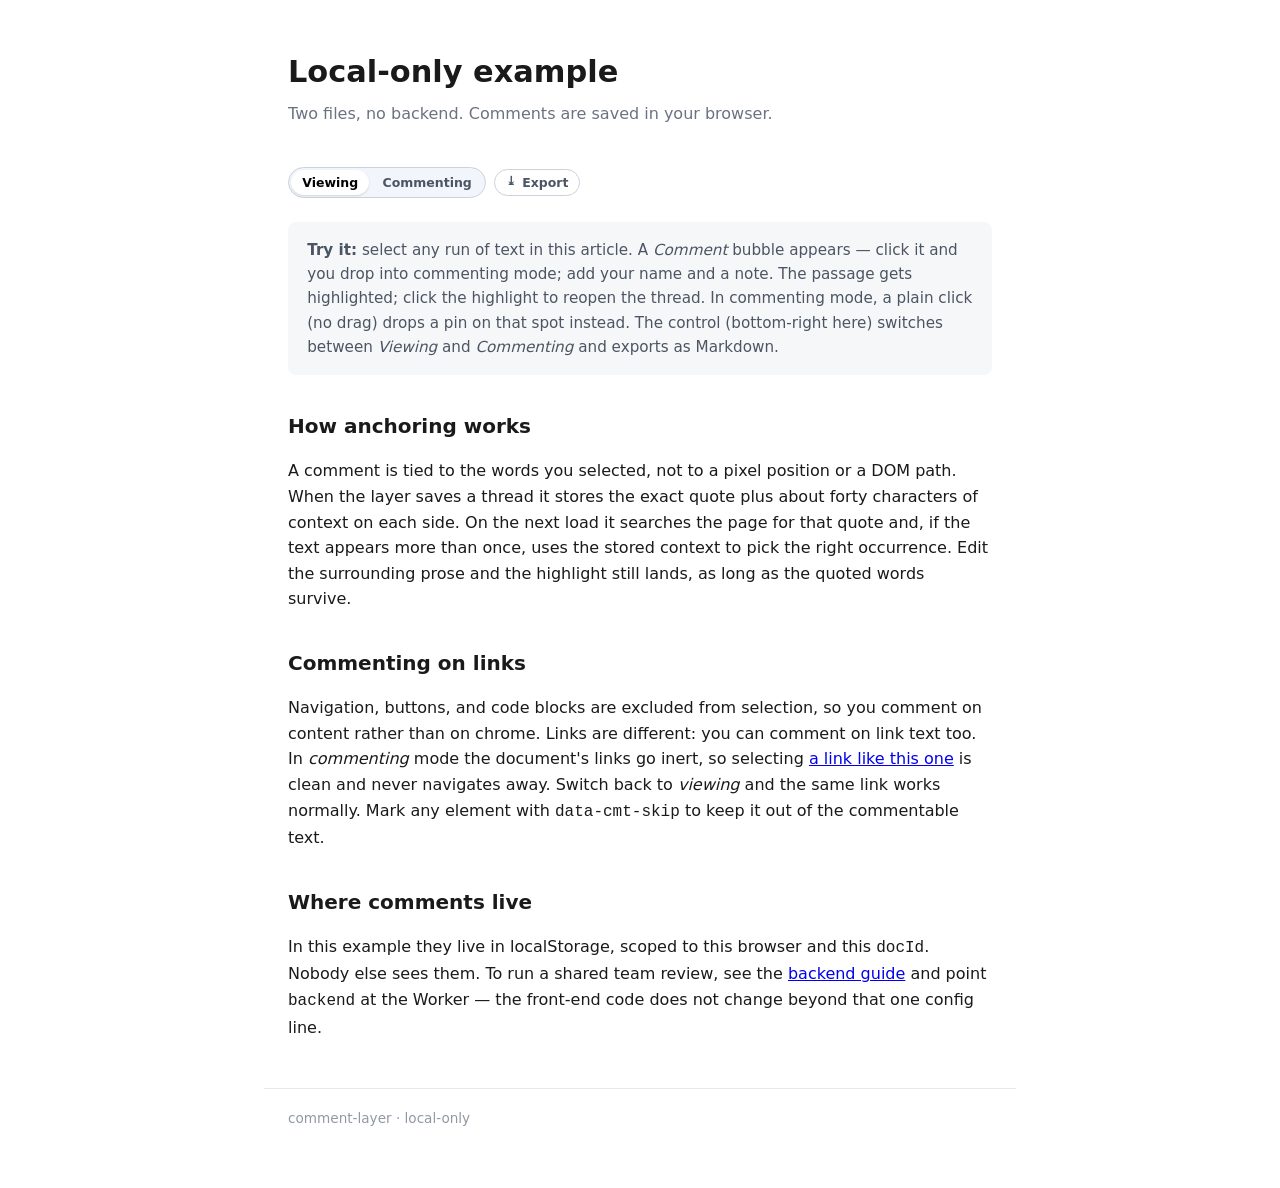
<file: examples/01-local-only/index.html>
<!doctype html>
<html lang="en">
<head>
  <meta charset="utf-8">
  <meta name="viewport" content="width=device-width, initial-scale=1">
  <title>Comment layer — local-only example</title>

  <!-- 1. Configure BEFORE the script loads. Local-only: no backend. -->
  <script>
    window.CommentLayer = {
      docId: "example-local",
      backend: null,          // null (or omit) = comments live in this browser only
      viewSelector: "article" // selectable text lives inside <article>
    };
  </script>

  <!-- 2. The two files. Paths are relative to the repo root here;
          in your own project, copy them in and adjust the paths. -->
  <link rel="stylesheet" href="../../comment-layer.css">
  <script src="../../comment-layer.js" defer></script>

  <style>
    body { font: 16px/1.6 system-ui, sans-serif; color: #1a1a1a; margin: 0; background: #fff; }
    header, article, footer { max-width: 44rem; margin: 0 auto; padding: 0 1.5rem; }
    header { padding-top: 3rem; }
    h1 { font-size: 1.9rem; margin: 0 0 .3rem; }
    .sub { color: #6b7280; margin: 0 0 2.5rem; }
    article h2 { font-size: 1.25rem; margin: 2.2rem 0 .6rem; }
    footer { border-top: 1px solid #e6e8eb; margin-top: 3rem; padding: 1.2rem 1.5rem 4rem;
             display: flex; align-items: center; justify-content: space-between; }
    .note { background: #f6f7f9; border-radius: 8px; padding: 1rem 1.2rem; margin: 1.5rem 0; font-size: .95rem; color: #4b5563; }
  </style>
</head>
<body>
  <header>
    <h1>Local-only example</h1>
    <p class="sub">Two files, no backend. Comments are saved in your browser.</p>
  </header>

  <article>
    <div class="note">
      <strong>Try it:</strong> select any run of text in this article. A
      <em>Comment</em> bubble appears — click it and you drop into commenting
      mode; add your name and a note. The passage gets highlighted; click the
      highlight to reopen the thread. In commenting mode, a plain click (no
      drag) drops a pin on that spot instead. The control (bottom-right here) switches
      between <em>Viewing</em> and <em>Commenting</em> and exports as Markdown.
    </div>

    <h2>How anchoring works</h2>
    <p>
      A comment is tied to the words you selected, not to a pixel position or a
      DOM path. When the layer saves a thread it stores the exact quote plus about
      forty characters of context on each side. On the next load it searches the
      page for that quote and, if the text appears more than once, uses the stored
      context to pick the right occurrence. Edit the surrounding prose and the
      highlight still lands, as long as the quoted words survive.
    </p>

    <h2>Commenting on links</h2>
    <p>
      Navigation, buttons, and code blocks are excluded from selection, so you
      comment on content rather than on chrome. Links are different: you can
      comment on link text too. In <em>commenting</em> mode the document's links
      go inert, so selecting <a href="https://example.com">a link like this one</a>
      is clean and never navigates away. Switch back to <em>viewing</em> and the
      same link works normally. Mark any element with <code>data-cmt-skip</code>
      to keep it out of the commentable text.
    </p>

    <h2>Where comments live</h2>
    <p>
      In this example they live in localStorage, scoped to this browser and this
      <code>docId</code>. Nobody else sees them. To run a shared team review, see
      the <a href="../../backend/README.md">backend guide</a> and point
      <code>backend</code> at the Worker — the front-end code does not change
      beyond that one config line.
    </p>
  </article>

  <footer>
    <span style="color:#9199a5;font-size:.85rem">comment-layer · local-only</span>
    <!-- The toggle/export control is injected into <footer> automatically. -->
  </footer>
</body>
</html>
</file>
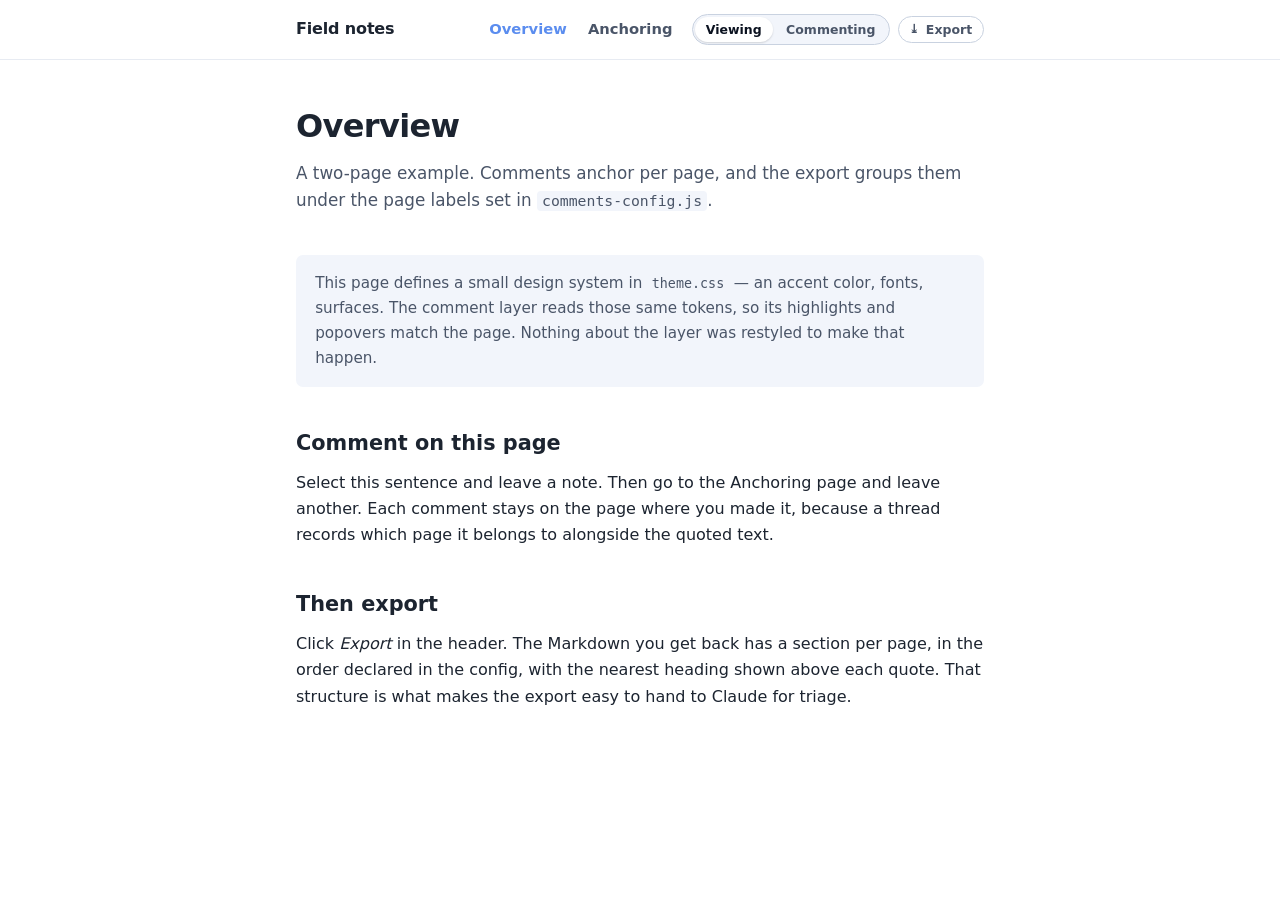
<file: examples/02-multi-page/index.html>
<!doctype html>
<html lang="en">
<head>
  <meta charset="utf-8">
  <meta name="viewport" content="width=device-width, initial-scale=1">
  <title>Field notes — Overview</title>

  <link rel="stylesheet" href="theme.css">

  <!-- Shared config first, then the layer. Same two lines on every page. -->
  <script src="comments-config.js"></script>
  <link rel="stylesheet" href="../../comment-layer.css">
  <script src="../../comment-layer.js" defer></script>
</head>
<body>
  <header class="site-header">
    <div class="bar">
      <span class="brand">Field notes</span>
      <nav>
        <a href="index.html" aria-current="page">Overview</a>
        <a href="chapter-2.html">Anchoring</a>
      </nav>
      <!-- The comment toggle/export control is injected here (toggleHost). -->
    </div>
  </header>

  <main>
    <h1>Overview</h1>
    <p class="dek">A two-page example. Comments anchor per page, and the export
      groups them under the page labels set in <code>comments-config.js</code>.</p>

    <div class="callout">
      This page defines a small design system in <code>theme.css</code> — an
      accent color, fonts, surfaces. The comment layer reads those same tokens,
      so its highlights and popovers match the page. Nothing about the layer was
      restyled to make that happen.
    </div>

    <h2>Comment on this page</h2>
    <p>
      Select this sentence and leave a note. Then go to the Anchoring page and
      leave another. Each comment stays on the page where you made it, because a
      thread records which page it belongs to alongside the quoted text.
    </p>

    <h2>Then export</h2>
    <p>
      Click <em>Export</em> in the header. The Markdown you get back has a section
      per page, in the order declared in the config, with the nearest heading
      shown above each quote. That structure is what makes the export easy to hand
      to Claude for triage.
    </p>
  </main>
</body>
</html>
</file>
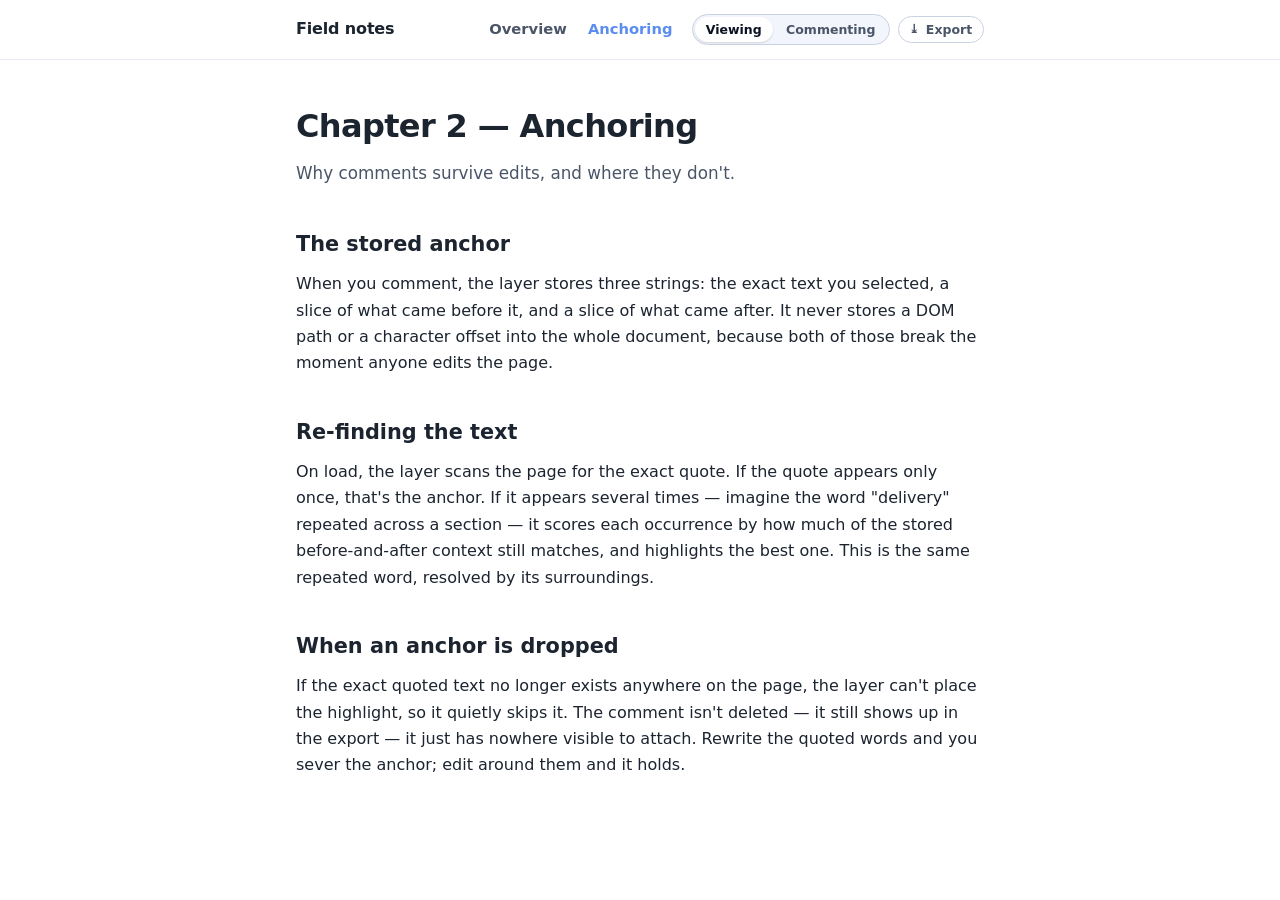
<file: examples/02-multi-page/chapter-2.html>
<!doctype html>
<html lang="en">
<head>
  <meta charset="utf-8">
  <meta name="viewport" content="width=device-width, initial-scale=1">
  <title>Field notes — Anchoring</title>

  <link rel="stylesheet" href="theme.css">

  <script src="comments-config.js"></script>
  <link rel="stylesheet" href="../../comment-layer.css">
  <script src="../../comment-layer.js" defer></script>
</head>
<body>
  <header class="site-header">
    <div class="bar">
      <span class="brand">Field notes</span>
      <nav>
        <a href="index.html">Overview</a>
        <a href="chapter-2.html" aria-current="page">Anchoring</a>
      </nav>
    </div>
  </header>

  <main>
    <h1>Chapter 2 — Anchoring</h1>
    <p class="dek">Why comments survive edits, and where they don't.</p>

    <h2>The stored anchor</h2>
    <p>
      When you comment, the layer stores three strings: the exact text you
      selected, a slice of what came before it, and a slice of what came after.
      It never stores a DOM path or a character offset into the whole document,
      because both of those break the moment anyone edits the page.
    </p>

    <h2>Re-finding the text</h2>
    <p>
      On load, the layer scans the page for the exact quote. If the quote appears
      only once, that's the anchor. If it appears several times — imagine the word
      "delivery" repeated across a section — it scores each occurrence by how much
      of the stored before-and-after context still matches, and highlights the
      best one. This is the same repeated word, resolved by its surroundings.
    </p>

    <h2>When an anchor is dropped</h2>
    <p>
      If the exact quoted text no longer exists anywhere on the page, the layer
      can't place the highlight, so it quietly skips it. The comment isn't
      deleted — it still shows up in the export — it just has nowhere visible to
      attach. Rewrite the quoted words and you sever the anchor; edit around them
      and it holds.
    </p>
  </main>
</body>
</html>
</file>
<file: comment-layer.css>
/* =================================================================
   comment-layer.css — styles for comment-layer.js.

   Every color, font, and shape reads a CSS custom property with a
   built-in fallback, e.g. var(--accent, #2563eb). On a bare page the
   fallbacks apply and it looks fine. On a site that already defines
   these tokens (a design system), the layer inherits them and matches
   the surrounding UI with no edits.

   Tokens used (all optional; fallback in parentheses):
     --accent (#2563eb)   accent / highlight / focus
     --bg (#fff)          page background behind fields
     --bg-alt (#f6f7f9)   quote block background
     --surface (#fff)     popover background
     --text (#1a1a1a)     body text
     --text-strong (#000) names, buttons
     --text-soft (#4b5563) secondary text
     --text-faint (#9199a5) timestamps, labels
     --line (#e6e8eb)     hairline dividers
     --line-strong (#cbd2da) field / control borders
     --font-body (system) UI text
     --font-mono (mono)   labels, counts, timestamps
     --radius (6px)       field corner radius
     --shadow (0 10px 30px rgba(0,0,0,.14))
     --cmt-ease (cubic-bezier(.4,0,.2,1))
     --cmt-fast (140ms)
   ================================================================= */

/* Header / footer controls */
.cmt-tools { display:inline-flex; align-items:center; gap:8px; flex-shrink:0; }
.cmt-tools--floating {
  position:fixed; z-index:170; right:16px; bottom:16px;
  padding:6px; background:var(--surface, #fff);
  border:1px solid var(--line-strong, #cbd2da); border-radius:999px;
  box-shadow:var(--shadow, 0 10px 30px rgba(0,0,0,.14));
}

/* Mode switch: Viewing / Commenting (segmented control) */
.cmt-modes {
  display:inline-flex; align-items:center; gap:2px; padding:2px;
  background:var(--bg-alt, #f2f5fb);
  border:1px solid var(--line-strong, #cbd2da); border-radius:999px;
}
.cmt-mode-btn {
  appearance:none; cursor:pointer;
  display:inline-flex; align-items:center; gap:.4rem;
  background:none; border:0; border-radius:999px; padding:.3rem .7rem;
  font-family:var(--font-body, system-ui, sans-serif); font-weight:600; font-size:12.5px;
  color:var(--text-soft, #4b5563);
  transition:color var(--cmt-fast, 140ms) var(--cmt-ease, cubic-bezier(.4,0,.2,1)),
             background var(--cmt-fast, 140ms) var(--cmt-ease, cubic-bezier(.4,0,.2,1));
}
.cmt-mode-btn:hover { color:var(--text-strong, #000); }
.cmt-mode-btn[aria-pressed="true"] {
  background:var(--surface, #fff); color:var(--text-strong, #000);
  box-shadow:0 1px 2px rgba(0,0,0,.14);
}
.cmt-mode-count {
  display:inline-flex; align-items:center; justify-content:center;
  min-width:1.25rem; height:1.25rem; padding:0 .3rem;
  background:var(--accent, #2563eb); color:#fff; border-radius:999px;
  font-family:var(--font-mono, ui-monospace, monospace); font-weight:500; font-size:.7rem; line-height:1;
}

/* Export button */
.cmt-toggle {
  appearance:none; cursor:pointer;
  display:inline-flex; align-items:center; gap:.4rem;
  background:none; border:1px solid var(--line-strong, #cbd2da);
  border-radius:999px; padding:.32rem .68rem;
  font-family:var(--font-body, system-ui, sans-serif); font-weight:600; font-size:12.5px;
  color:var(--text-soft, #4b5563);
  transition:color var(--cmt-fast, 140ms) var(--cmt-ease, cubic-bezier(.4,0,.2,1)),
             border-color var(--cmt-fast, 140ms) var(--cmt-ease, cubic-bezier(.4,0,.2,1));
}
.cmt-toggle:hover { color:var(--text-strong, #000); border-color:var(--text-strong, #000); }
.cmt-toggle-ico { font-size:.95em; line-height:1; }
@media (max-width:48rem) { .cmt-toggle-label { display:none; } }

/* Anchored highlights. Subtle while viewing, a touch stronger while
   commenting, strongest on hover or when their thread is open. */
mark.cmt-hl {
  background:color-mix(in srgb, var(--accent, #2563eb) 14%, transparent);
  color:inherit; border-radius:2px;
  box-shadow:inset 0 -2px 0 color-mix(in srgb, var(--accent, #2563eb) 45%, transparent);
  cursor:pointer; transition:background var(--cmt-fast, 140ms) var(--cmt-ease, cubic-bezier(.4,0,.2,1));
}
body.cmt-mode-comment mark.cmt-hl {
  background:color-mix(in srgb, var(--accent, #2563eb) 22%, transparent);
}
mark.cmt-hl:hover,
mark.cmt-hl[data-active="true"] { background:color-mix(in srgb, var(--accent, #2563eb) 34%, transparent); }

/* In commenting mode the view's links are inert; a text caret makes it
   clear they won't navigate. */
.cmt-commenting a[href] { cursor:text; }

/* Pins: a teardrop whose tip sits exactly on the clicked point. Click
   (no drag) in commenting mode drops one. */
.cmt-pins { position:absolute; top:0; left:0; width:0; height:0; z-index:140; }
.cmt-pin {
  position:absolute; transform:translate(0, -100%); transform-origin:0 100%;
  appearance:none; cursor:pointer; padding:0;
  display:inline-flex; align-items:center; justify-content:center;
  min-width:26px; height:26px; box-sizing:border-box;
  background:var(--accent, #2563eb); color:#fff;
  border:2px solid var(--surface, #fff); border-radius:50% 50% 50% 0;
  box-shadow:0 2px 8px rgba(0,0,0,.22);
  font-family:var(--font-mono, ui-monospace, monospace); font-weight:600; font-size:11px; line-height:1;
  transition:transform var(--cmt-fast, 140ms) var(--cmt-ease, cubic-bezier(.4,0,.2,1));
}
.cmt-pin:hover, .cmt-pin[data-active="true"] { transform:translate(0, -100%) scale(1.15); }
.cmt-pin:focus-visible { outline:2px solid var(--accent, #2563eb); outline-offset:2px; }
.cmt-pin--pending { background:var(--text-strong, #111); cursor:default; animation:cmt-pin-in 140ms var(--cmt-ease, cubic-bezier(.4,0,.2,1)); }
@keyframes cmt-pin-in { from { opacity:0; transform:translate(0, -80%); } to { opacity:1; transform:translate(0, -100%); } }

/* showInView: false. Viewing mode reads as the design itself: no
   highlight tint, no pins, clicks pass through to whatever sits
   underneath. A thread opened elsewhere still lights its passage. */
body.cmt-quiet-view.cmt-mode-view mark.cmt-hl:not([data-active="true"]) {
  background:none; box-shadow:none; cursor:inherit; pointer-events:none;
}
body.cmt-quiet-view.cmt-mode-view .cmt-pin { display:none !important; }

@media (prefers-reduced-motion: reduce) {
  .cmt-pin, .cmt-pin--pending, .cmt-bubble, .cmt-pop { transition:none; animation:none; }
}

/* Floating "add comment" bubble */
.cmt-bubble {
  position:absolute; z-index:150; transform:translate(-50%, -100%);
  appearance:none; cursor:pointer;
  display:inline-flex; align-items:center; gap:.4rem;
  background:var(--text-strong, #111); color:var(--bg, #fff);
  border:0; border-radius:999px; padding:.5rem .9rem;
  font-family:var(--font-body, system-ui, sans-serif); font-weight:700; font-size:13px;
  box-shadow:var(--shadow, 0 10px 30px rgba(0,0,0,.14)); animation:cmt-pop-in 140ms var(--cmt-ease, cubic-bezier(.4,0,.2,1));
}
.cmt-bubble::after {
  content:""; position:absolute; left:50%; bottom:-5px; transform:translateX(-50%) rotate(45deg);
  width:9px; height:9px; background:var(--text-strong, #111);
}

/* Popovers (composer + thread) */
.cmt-pop {
  position:absolute; z-index:160; width:min(22rem, calc(100vw - 2rem));
  background:var(--surface, #fff); color:var(--text, #1a1a1a);
  border:1px solid var(--line-strong, #cbd2da); border-radius:calc(var(--radius, 6px) * 2);
  box-shadow:var(--shadow, 0 10px 30px rgba(0,0,0,.14)); animation:cmt-pop-in 140ms var(--cmt-ease, cubic-bezier(.4,0,.2,1)); overflow:hidden;
}
@keyframes cmt-pop-in { from { opacity:0; transform:translateY(6px); } to { opacity:1; transform:translateY(0); } }

.cmt-pop-head {
  padding:.85rem 1rem; border-bottom:1px solid var(--line, #e6e8eb);
  display:flex; align-items:center; justify-content:space-between; gap:.5rem;
}
.cmt-pop-title {
  font-family:var(--font-mono, ui-monospace, monospace); font-weight:500; font-size:10.5px;
  letter-spacing:.14em; text-transform:uppercase; color:var(--text-faint, #9199a5);
}
.cmt-x { appearance:none; background:none; border:0; cursor:pointer; color:var(--text-faint, #9199a5); font-size:1.1rem; line-height:1; padding:.1rem .3rem; }
.cmt-x:hover { color:var(--text-strong, #000); }

.cmt-quote {
  margin:0; padding:.75rem 1rem; border-left:3px solid var(--accent, #2563eb); background:var(--bg-alt, #f6f7f9);
  font-size:13px; color:var(--text-soft, #4b5563); line-height:1.45; max-height:5.5rem; overflow:auto;
}
.cmt-quote::before { content:"\201C"; }
.cmt-quote::after { content:"\201D"; }
.cmt-quote--pin::before, .cmt-quote--pin::after { content:none; }

.cmt-body { padding:.9rem 1rem; }

/* Thread messages */
.cmt-msgs { display:flex; flex-direction:column; gap:.9rem; max-height:16rem; overflow:auto; }
.cmt-msg { font-size:13px; line-height:1.5; }
.cmt-msg-top { display:flex; align-items:baseline; gap:.5rem; margin-bottom:.2rem; }
.cmt-msg-name { font-weight:700; color:var(--text-strong, #000); }
.cmt-msg-time { font-family:var(--font-mono, ui-monospace, monospace); font-size:.78em; color:var(--text-faint, #9199a5); }
.cmt-msg-del { appearance:none; background:none; border:0; cursor:pointer; margin-left:auto; color:var(--text-faint, #9199a5); font-size:.95em; line-height:1; padding:0 .2rem; }
.cmt-msg-del:hover { color:var(--accent, #2563eb); }
.cmt-msg-body { color:var(--text, #1a1a1a); white-space:pre-wrap; word-wrap:break-word; margin:0; }

/* Form fields */
.cmt-name, .cmt-text {
  width:100%; box-sizing:border-box; font-family:var(--font-body, system-ui, sans-serif); font-size:13px;
  color:var(--text, #1a1a1a); background:var(--bg, #fff); border:1px solid var(--line-strong, #cbd2da);
  border-radius:var(--radius, 6px); padding:.55rem .65rem; line-height:1.45;
}
.cmt-name { margin-bottom:.5rem; }
.cmt-text { resize:vertical; min-height:4.5rem; }
.cmt-name:focus, .cmt-text:focus { outline:2px solid var(--accent, #2563eb); outline-offset:1px; border-color:var(--accent, #2563eb); }
.cmt-msgs + .cmt-form { margin-top:.9rem; padding-top:.9rem; border-top:1px solid var(--line, #e6e8eb); }

.cmt-actions { display:flex; align-items:center; justify-content:flex-end; gap:.6rem; margin-top:.6rem; }
.cmt-btn {
  appearance:none; cursor:pointer;
  font-family:var(--font-body, system-ui, sans-serif); font-weight:700; font-size:13px;
  background:var(--text-strong, #111); color:var(--bg, #fff);
  border:0; border-radius:999px; padding:.5rem 1rem;
  transition:opacity var(--cmt-fast, 140ms) var(--cmt-ease, cubic-bezier(.4,0,.2,1));
}
.cmt-btn:disabled { opacity:.4; cursor:not-allowed; }
.cmt-btn-ghost { background:none; color:var(--text-soft, #4b5563); border:1px solid var(--line-strong, #cbd2da); font-weight:600; }
.cmt-btn-ghost:hover { color:var(--text-strong, #000); border-color:var(--text-strong, #000); }

/* Keep comments out of print */
@media print {
  .cmt-tools, .cmt-bubble, .cmt-pop, .cmt-pins { display:none !important; }
  mark.cmt-hl { background:transparent; box-shadow:none; color:inherit; }
}
</file>
<file: examples/02-multi-page/theme.css>
/* A tiny "design system" for the multi-page example. The point is the
   :root token block below: the comment layer reads these same variables
   (--accent, --surface, --font-body, …) and inherits the theme with no
   edits. Change --accent here and the highlights, buttons, and focus
   rings all follow. Try swapping it to #e4572e. */
:root {
  --accent:       #5b8def;
  --bg:           #ffffff;
  --bg-alt:       #f2f5fb;
  --surface:      #ffffff;
  --text:         #1c2430;
  --text-strong:  #0b1220;
  --text-soft:    #4a5568;
  --text-faint:   #8a94a6;
  --line:         #e7ebf2;
  --line-strong:  #c9d2e0;
  --font-body:    "Inter", system-ui, sans-serif;
  --font-mono:    ui-monospace, "SF Mono", Menlo, monospace;
  --radius:       7px;
  --shadow:       0 12px 34px rgba(20, 33, 61, .16);
}

* { box-sizing: border-box; }
body { margin: 0; background: var(--bg); color: var(--text);
       font: 16px/1.65 var(--font-body); }

.site-header { border-bottom: 1px solid var(--line); position: sticky; top: 0; background: var(--bg); z-index: 40; }
.site-header .bar { max-width: 46rem; margin: 0 auto; padding: .9rem 1.5rem;
       display: flex; align-items: center; gap: 1.2rem; }
.site-header .brand { font-weight: 800; letter-spacing: -.01em; margin-right: auto; }
.site-header nav a { color: var(--text-soft); text-decoration: none; font-size: .92rem; font-weight: 600; margin-left: 1rem; }
.site-header nav a:hover, .site-header nav a[aria-current="page"] { color: var(--accent); }

main { max-width: 46rem; margin: 0 auto; padding: 2.5rem 1.5rem 5rem; }
h1 { font-size: 2rem; letter-spacing: -.02em; margin: 0 0 .4rem; }
.dek { color: var(--text-soft); font-size: 1.05rem; margin: 0 0 2.5rem; }
h2 { font-size: 1.3rem; margin: 2.4rem 0 .6rem; }
p { margin: 0 0 1.1rem; }
.callout { background: var(--bg-alt); border-radius: var(--radius); padding: 1rem 1.2rem;
       color: var(--text-soft); font-size: .95rem; margin: 1.6rem 0; }
code { font-family: var(--font-mono); font-size: .88em; background: var(--bg-alt); padding: .1em .35em; border-radius: 4px; }
</file>
